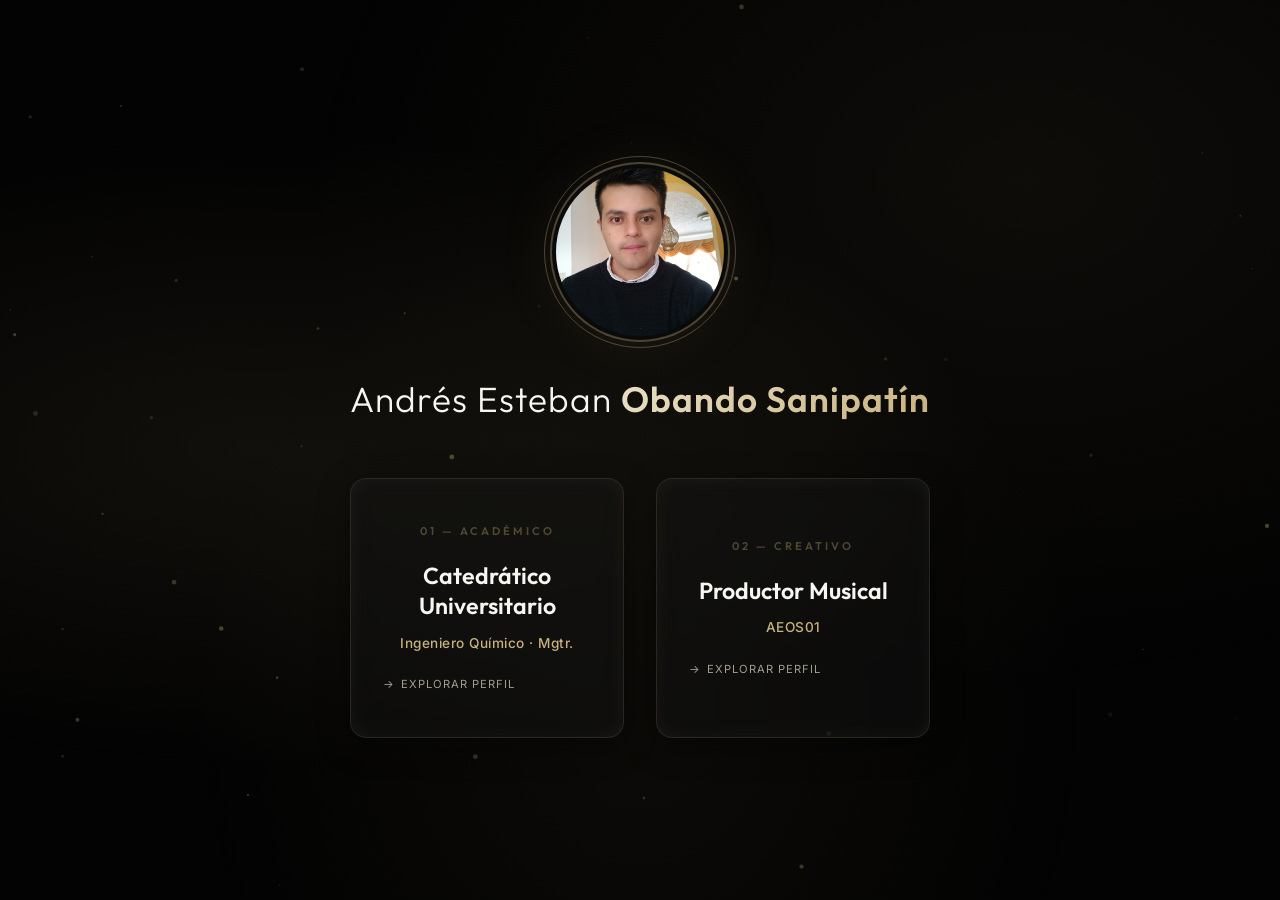
<file: index.html>
<!DOCTYPE html>
<html lang="es">
<head>
  <meta charset="UTF-8">
  <meta name="viewport" content="width=device-width, initial-scale=1.0">
  <title>Andrés Obando — Catedrático Universitario · Productor Musical</title>
  <meta name="description" content="Portafolio profesional de Andrés Esteban Obando Sanipatín. Catedrático Universitario e Ingeniero Químico en la Universidad Central del Ecuador y Productor Musical como AEOS01.">
  <meta name="author" content="Andrés Esteban Obando Sanipatín">
  <link rel="preconnect" href="https://fonts.googleapis.com">
  <link rel="preconnect" href="https://fonts.gstatic.com" crossorigin>
  <link href="https://fonts.googleapis.com/css2?family=Inter:wght@300;400;500;600;700&family=Outfit:wght@300;400;500;600;700;800&display=swap" rel="stylesheet">
  <link rel="stylesheet" href="styles.css">
</head>
<body class="landing-page">

  <div class="ambient-bg"></div>
  <canvas id="particles-canvas"></canvas>

  <div class="landing-wrapper">
    <div class="landing-content">

      <!-- Photo Flip Card -->
      <div class="photo-flip-container" tabindex="0" aria-label="Foto de perfil">
        <div class="photo-flip-card">
          <div class="photo-face photo-front">
            <img src="assets/foto.jpeg" alt="Andrés Esteban Obando Sanipatín" width="180" height="180" loading="eager">
          </div>
          <div class="photo-face photo-back">
            <img src="assets/logo.jpeg" alt="AEOS01 Logo" width="180" height="180" loading="eager">
          </div>
        </div>
      </div>

      <!-- Name -->
      <h1 class="landing-name">Andrés Esteban <strong>Obando Sanipatín</strong></h1>

      <!-- Two Flip Buttons -->
      <div class="identity-buttons">

        <!-- Catedrático Universitario -->
        <a href="catedratico.html" class="identity-flip-container" id="btn-catedratico">
          <div class="identity-flip-card">
            <div class="identity-face identity-front">
              <div class="identity-number">01 — Académico</div>
              <div class="identity-title">Catedrático Universitario</div>
              <div class="identity-role">Ingeniero Químico · Mgtr.</div>
              <div class="identity-click-hint">Explorar perfil</div>
            </div>
            <div class="identity-face identity-back-face">
              <div class="identity-back-name">Ing. Andrés Esteban Obando Sanipatín, Mgtr.</div>
              <div class="identity-back-role">Catedrático Universitario · Ingeniero Químico</div>
              <div class="identity-back-desc">Catedrático e investigador con enfoque en ingeniería química, docencia universitaria, análisis de datos, laboratorios, investigación aplicada y energía.</div>
              <div class="identity-back-cta">Clic para ver más →</div>
            </div>
          </div>
        </a>

        <!-- Productor Musical -->
        <a href="productor.html" class="identity-flip-container" id="btn-productor">
          <div class="identity-flip-card">
            <div class="identity-face identity-front">
              <div class="identity-number">02 — Creativo</div>
              <div class="identity-title">Productor Musical</div>
              <div class="identity-role">AEOS01</div>
              <div class="identity-click-hint">Explorar perfil</div>
            </div>
            <div class="identity-face identity-back-face">
              <div class="identity-back-name">AEOS01</div>
              <div class="identity-back-role">Productor Musical</div>
              <div class="identity-back-desc">Compositor y productor musical orientado a bandas sonoras, mezcla, masterización y diseño sonoro.</div>
              <div class="identity-back-cta">Clic para ver más →</div>
            </div>
          </div>
        </a>

      </div>
    </div>
  </div>

  <script src="script.js"></script>
</body>
</html>
</file>
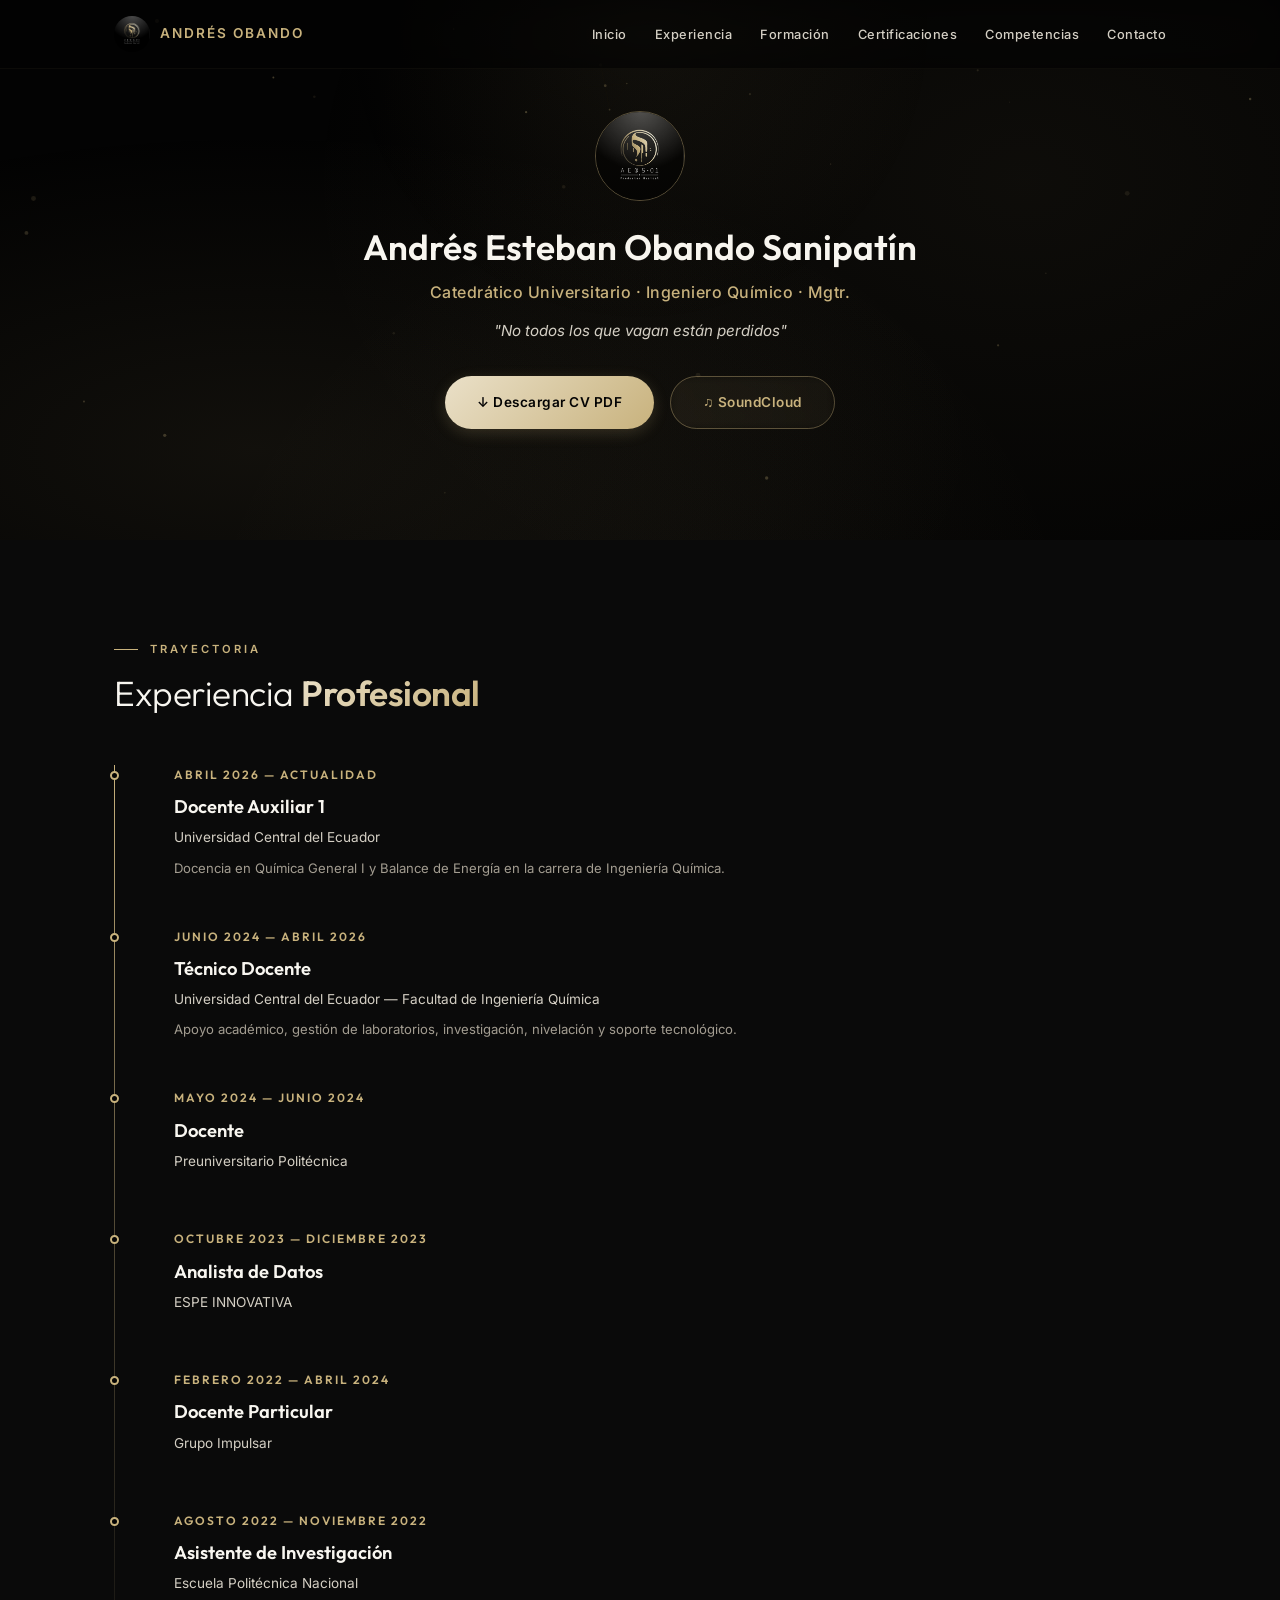
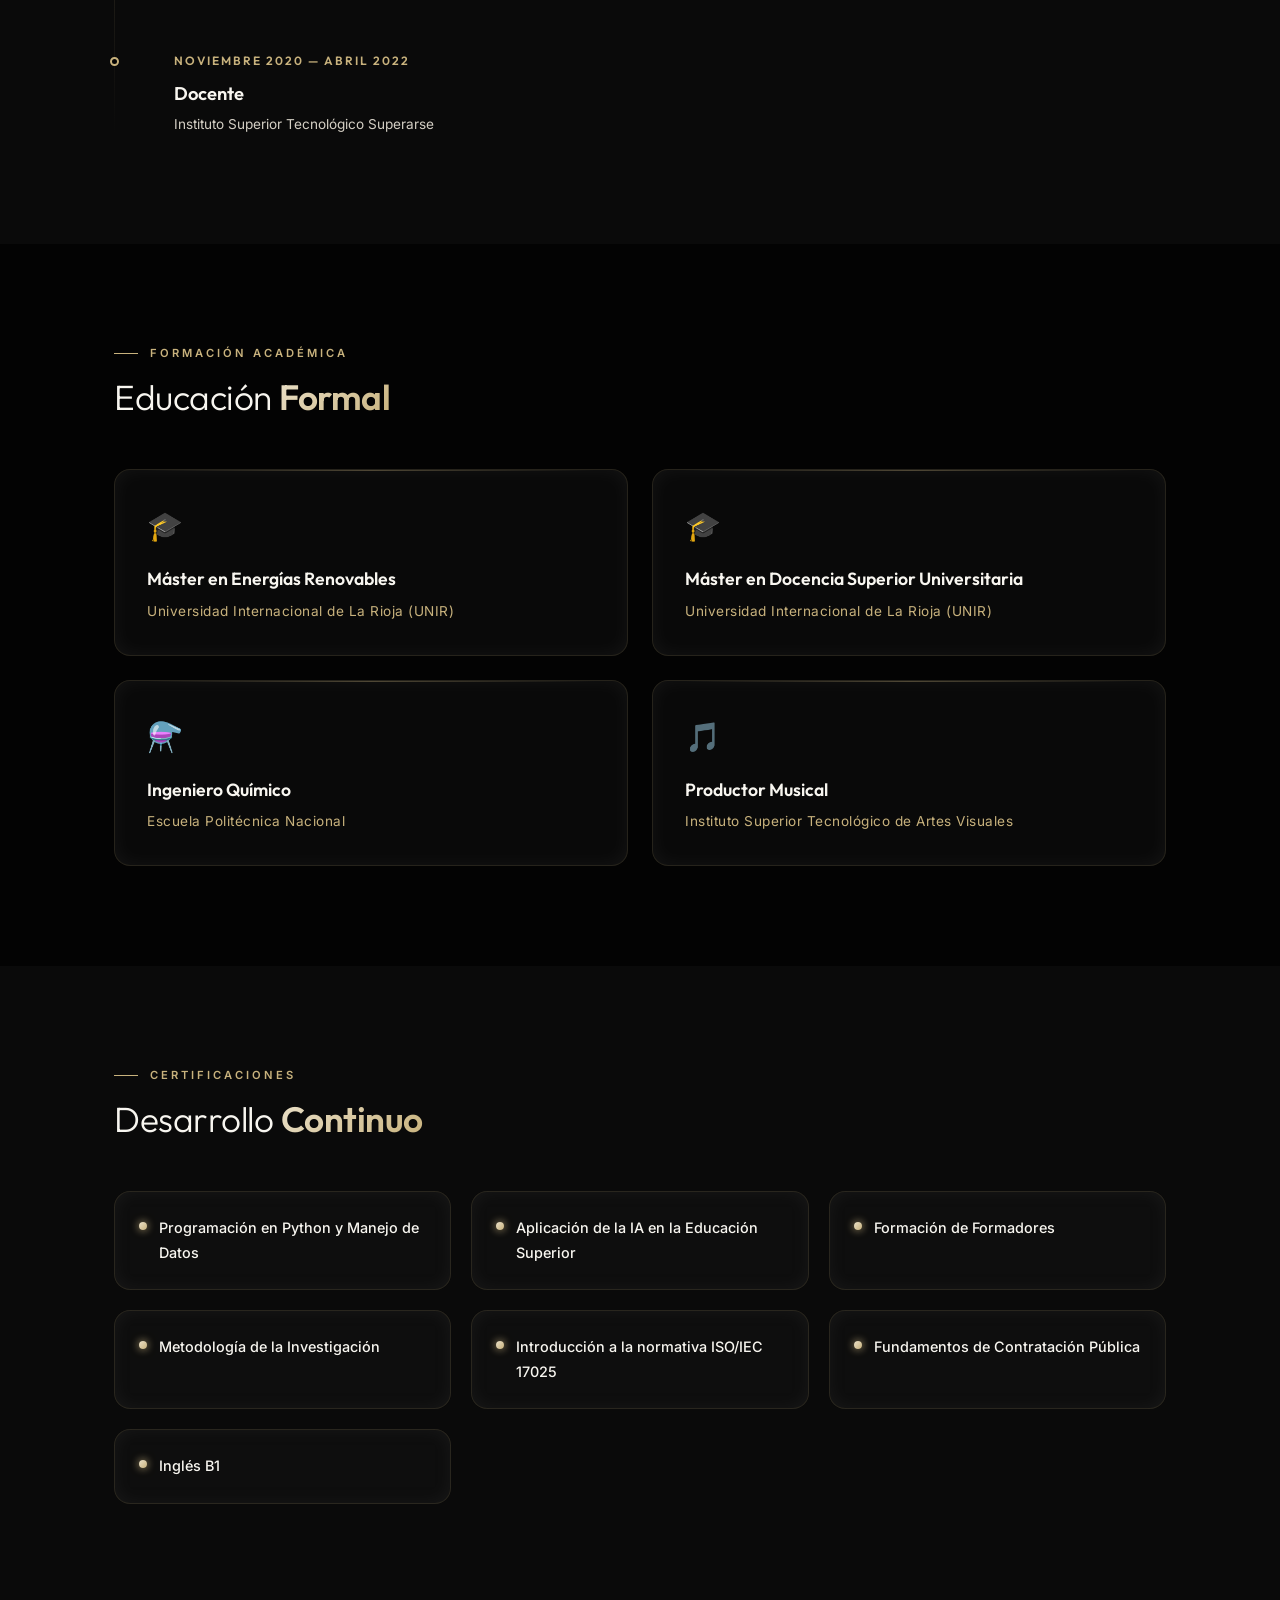
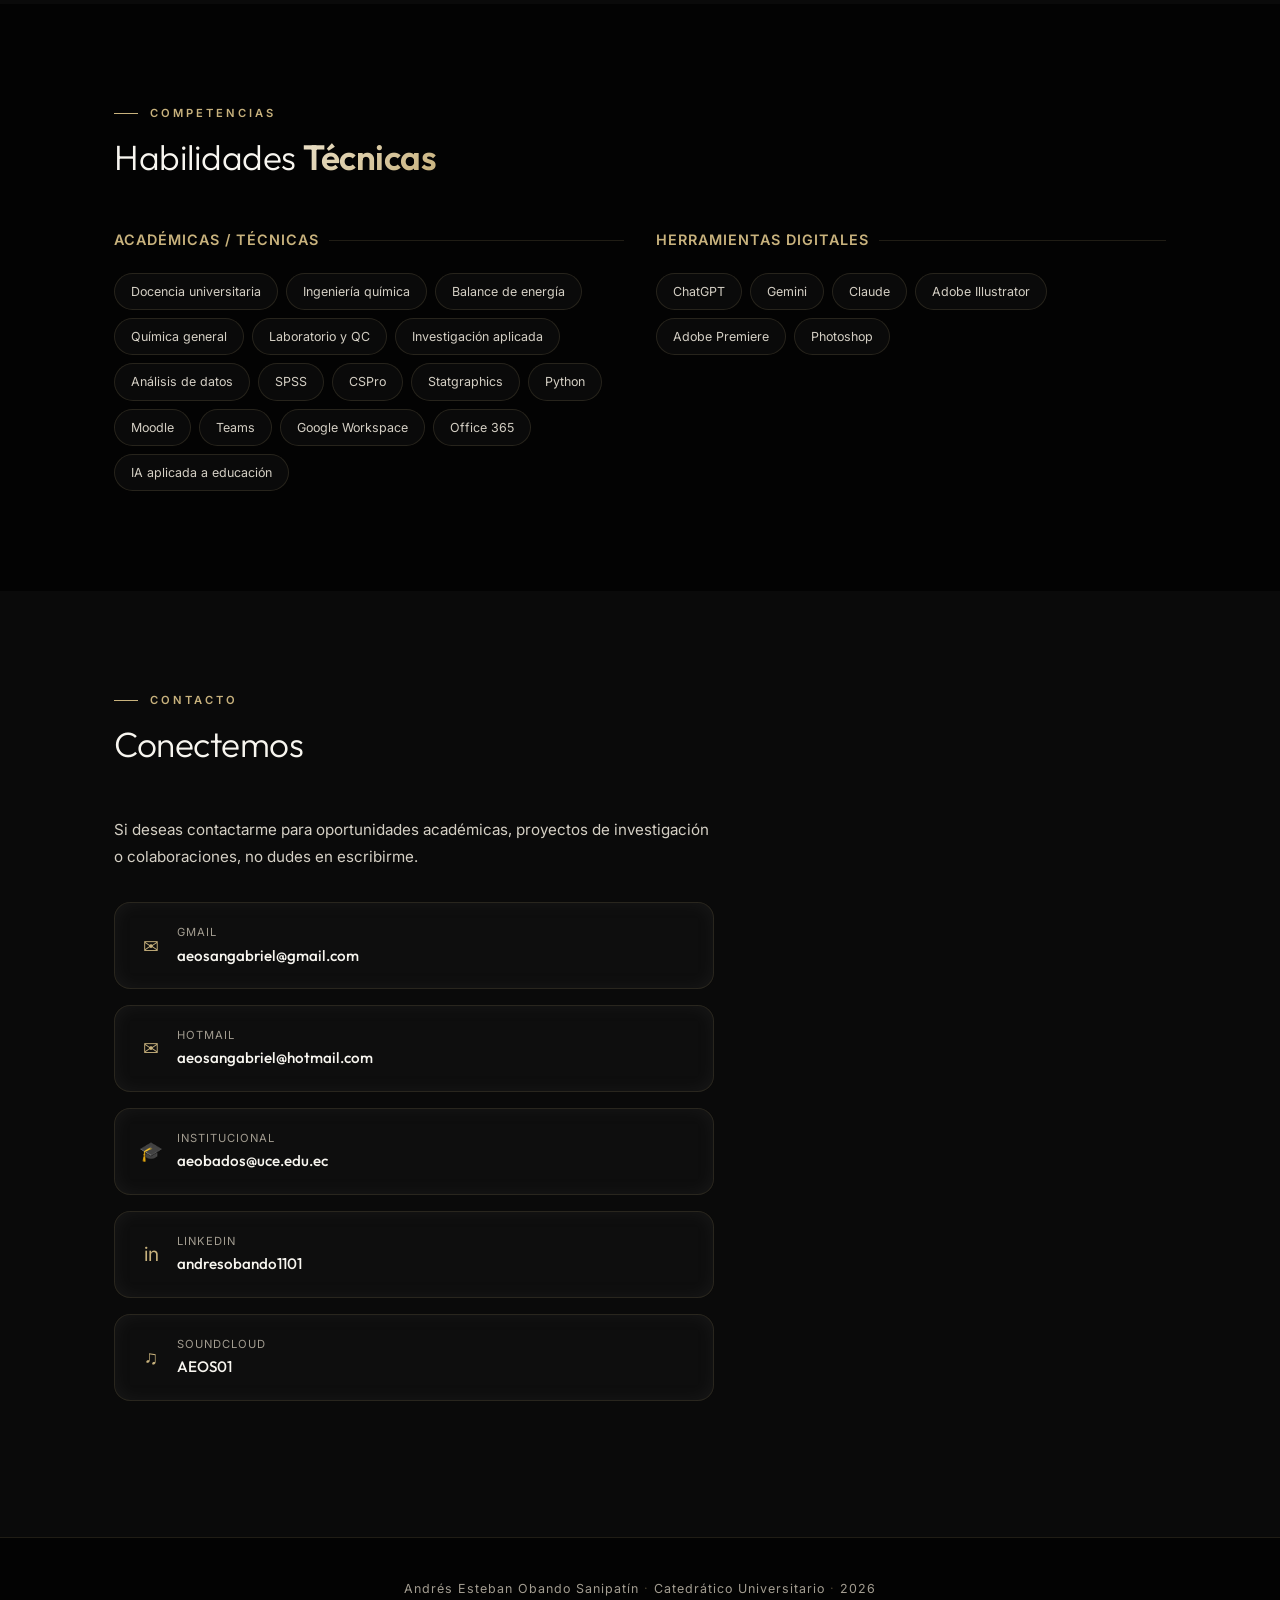
<file: catedratico.html>
<!DOCTYPE html>
<html lang="es">
<head>
  <meta charset="UTF-8">
  <meta name="viewport" content="width=device-width, initial-scale=1.0">
  <title>Andrés Obando — Catedrático Universitario · Ingeniero Químico</title>
  <meta name="description" content="Perfil académico de Andrés Esteban Obando Sanipatín. Catedrático Universitario, Ingeniero Químico, Mgtr. en Energías Renovables y Docencia Superior.">
  <link rel="preconnect" href="https://fonts.googleapis.com">
  <link rel="preconnect" href="https://fonts.gstatic.com" crossorigin>
  <link href="https://fonts.googleapis.com/css2?family=Inter:wght@300;400;500;600;700&family=Outfit:wght@300;400;500;600;700;800&display=swap" rel="stylesheet">
  <link rel="stylesheet" href="styles.css">
</head>
<body class="catedratico-page page-enter">

  <div class="ambient-bg"></div>
  <canvas id="particles-canvas"></canvas>

  <!-- ===== NAVBAR ===== -->
  <nav class="navbar" role="navigation" aria-label="Navegación principal">
    <div class="container">
      <a href="index.html" class="nav-logo" aria-label="Volver al inicio">
        <img src="assets/logo.jpeg" alt="Logo" width="36" height="36" loading="eager">
        <span>Andrés Obando</span>
      </a>
      <button class="nav-toggle" id="navToggle" aria-label="Abrir menú" aria-expanded="false">
        <span></span><span></span><span></span>
      </button>
      <ul class="nav-links" id="navLinks">
        <li><a href="index.html">Inicio</a></li>
        <li><a href="#experiencia">Experiencia</a></li>
        <li><a href="#formacion">Formación</a></li>
        <li><a href="#certificaciones">Certificaciones</a></li>
        <li><a href="#competencias">Competencias</a></li>
        <li><a href="#contacto">Contacto</a></li>
      </ul>
    </div>
  </nav>

  <!-- ===== HERO ===== -->
  <section class="page-hero" id="inicio">
    <div class="container">
      <div class="page-hero-content">
        <img src="assets/logo.jpeg" alt="Logo" class="page-hero-logo" width="90" height="90" loading="eager">
        <h1 class="page-hero-name">Andrés Esteban Obando Sanipatín</h1>
        <p class="page-hero-subtitle">Catedrático Universitario · Ingeniero Químico · Mgtr.</p>
        <p class="page-hero-quote">"No todos los que vagan están perdidos"</p>
        <div class="page-hero-buttons">
          <a href="assets/CV_AndresObando.pdf" download class="btn btn-primary">↓ Descargar CV PDF</a>
          <a href="https://soundcloud.com/aeos01" target="_blank" rel="noopener noreferrer" class="btn btn-outline">♫ SoundCloud</a>
        </div>
      </div>
    </div>
  </section>

  <!-- ===== EXPERIENCIA PROFESIONAL ===== -->
  <section id="experiencia" style="background: var(--bg-secondary);">
    <div class="container">
      <div class="section-label reveal">Trayectoria</div>
      <h2 class="section-title reveal">Experiencia <strong>Profesional</strong></h2>

      <div class="timeline stagger-children">
        <div class="timeline-item reveal">
          <div class="timeline-date">Abril 2026 — Actualidad</div>
          <h3 class="timeline-title">Docente Auxiliar 1</h3>
          <p class="timeline-place">Universidad Central del Ecuador</p>
          <p class="timeline-desc">Docencia en Química General I y Balance de Energía en la carrera de Ingeniería Química.</p>
        </div>

        <div class="timeline-item reveal">
          <div class="timeline-date">Junio 2024 — Abril 2026</div>
          <h3 class="timeline-title">Técnico Docente</h3>
          <p class="timeline-place">Universidad Central del Ecuador — Facultad de Ingeniería Química</p>
          <p class="timeline-desc">Apoyo académico, gestión de laboratorios, investigación, nivelación y soporte tecnológico.</p>
        </div>

        <div class="timeline-item reveal">
          <div class="timeline-date">Mayo 2024 — Junio 2024</div>
          <h3 class="timeline-title">Docente</h3>
          <p class="timeline-place">Preuniversitario Politécnica</p>
        </div>

        <div class="timeline-item reveal">
          <div class="timeline-date">Octubre 2023 — Diciembre 2023</div>
          <h3 class="timeline-title">Analista de Datos</h3>
          <p class="timeline-place">ESPE INNOVATIVA</p>
        </div>

        <div class="timeline-item reveal">
          <div class="timeline-date">Febrero 2022 — Abril 2024</div>
          <h3 class="timeline-title">Docente Particular</h3>
          <p class="timeline-place">Grupo Impulsar</p>
        </div>

        <div class="timeline-item reveal">
          <div class="timeline-date">Agosto 2022 — Noviembre 2022</div>
          <h3 class="timeline-title">Asistente de Investigación</h3>
          <p class="timeline-place">Escuela Politécnica Nacional</p>
        </div>

        <div class="timeline-item reveal">
          <div class="timeline-date">Noviembre 2020 — Abril 2022</div>
          <h3 class="timeline-title">Docente</h3>
          <p class="timeline-place">Instituto Superior Tecnológico Superarse</p>
        </div>
      </div>
    </div>
  </section>

  <!-- ===== FORMACIÓN ACADÉMICA ===== -->
  <section id="formacion">
    <div class="container">
      <div class="section-label reveal">Formación Académica</div>
      <h2 class="section-title reveal">Educación <strong>Formal</strong></h2>

      <div class="edu-grid stagger-children">
        <div class="edu-card reveal">
          <div class="edu-icon">🎓</div>
          <h3 class="edu-degree">Máster en Energías Renovables</h3>
          <p class="edu-school">Universidad Internacional de La Rioja (UNIR)</p>
        </div>
        <div class="edu-card reveal">
          <div class="edu-icon">🎓</div>
          <h3 class="edu-degree">Máster en Docencia Superior Universitaria</h3>
          <p class="edu-school">Universidad Internacional de La Rioja (UNIR)</p>
        </div>
        <div class="edu-card reveal">
          <div class="edu-icon">⚗️</div>
          <h3 class="edu-degree">Ingeniero Químico</h3>
          <p class="edu-school">Escuela Politécnica Nacional</p>
        </div>
        <div class="edu-card reveal">
          <div class="edu-icon">🎵</div>
          <h3 class="edu-degree">Productor Musical</h3>
          <p class="edu-school">Instituto Superior Tecnológico de Artes Visuales</p>
        </div>
      </div>
    </div>
  </section>

  <!-- ===== CERTIFICACIONES ===== -->
  <section id="certificaciones" style="background: var(--bg-secondary);">
    <div class="container">
      <div class="section-label reveal">Certificaciones</div>
      <h2 class="section-title reveal">Desarrollo <strong>Continuo</strong></h2>

      <div class="cert-grid stagger-children">
        <div class="cert-item reveal"><span class="cert-dot"></span> Programación en Python y Manejo de Datos</div>
        <div class="cert-item reveal"><span class="cert-dot"></span> Aplicación de la IA en la Educación Superior</div>
        <div class="cert-item reveal"><span class="cert-dot"></span> Formación de Formadores</div>
        <div class="cert-item reveal"><span class="cert-dot"></span> Metodología de la Investigación</div>
        <div class="cert-item reveal"><span class="cert-dot"></span> Introducción a la normativa ISO/IEC 17025</div>
        <div class="cert-item reveal"><span class="cert-dot"></span> Fundamentos de Contratación Pública</div>
        <div class="cert-item reveal"><span class="cert-dot"></span> Inglés B1</div>
      </div>
    </div>
  </section>

  <!-- ===== COMPETENCIAS ===== -->
  <section id="competencias">
    <div class="container">
      <div class="section-label reveal">Competencias</div>
      <h2 class="section-title reveal">Habilidades <strong>Técnicas</strong></h2>

      <div class="skills-grid">
        <div class="skills-column reveal">
          <h3>Académicas / Técnicas</h3>
          <div class="skill-tags">
            <span class="skill-tag">Docencia universitaria</span>
            <span class="skill-tag">Ingeniería química</span>
            <span class="skill-tag">Balance de energía</span>
            <span class="skill-tag">Química general</span>
            <span class="skill-tag">Laboratorio y QC</span>
            <span class="skill-tag">Investigación aplicada</span>
            <span class="skill-tag">Análisis de datos</span>
            <span class="skill-tag">SPSS</span>
            <span class="skill-tag">CSPro</span>
            <span class="skill-tag">Statgraphics</span>
            <span class="skill-tag">Python</span>
            <span class="skill-tag">Moodle</span>
            <span class="skill-tag">Teams</span>
            <span class="skill-tag">Google Workspace</span>
            <span class="skill-tag">Office 365</span>
            <span class="skill-tag">IA aplicada a educación</span>
          </div>
        </div>
        <div class="skills-column reveal">
          <h3>Herramientas Digitales</h3>
          <div class="skill-tags">
            <span class="skill-tag">ChatGPT</span>
            <span class="skill-tag">Gemini</span>
            <span class="skill-tag">Claude</span>
            <span class="skill-tag">Adobe Illustrator</span>
            <span class="skill-tag">Adobe Premiere</span>
            <span class="skill-tag">Photoshop</span>
          </div>
        </div>
      </div>
    </div>
  </section>

  <!-- ===== CONTACTO ===== -->
  <section id="contacto" style="background: var(--bg-secondary);">
    <div class="container">
      <div class="section-label reveal">Contacto</div>
      <h2 class="section-title reveal">Conectemos</h2>

      <div class="contact-content">
        <p class="contact-text reveal">Si deseas contactarme para oportunidades académicas, proyectos de investigación o colaboraciones, no dudes en escribirme.</p>

        <div class="contact-links">
          <a href="mailto:aeosangabriel@gmail.com" class="contact-link reveal">
            <span class="contact-link-icon">✉</span>
            <div>
              <div class="contact-link-label">Gmail</div>
              <div class="contact-link-text">aeosangabriel@gmail.com</div>
            </div>
          </a>
          <a href="mailto:aeosangabriel@hotmail.com" class="contact-link reveal">
            <span class="contact-link-icon">✉</span>
            <div>
              <div class="contact-link-label">Hotmail</div>
              <div class="contact-link-text">aeosangabriel@hotmail.com</div>
            </div>
          </a>
          <a href="mailto:aeobados@uce.edu.ec" class="contact-link reveal">
            <span class="contact-link-icon">🎓</span>
            <div>
              <div class="contact-link-label">Institucional</div>
              <div class="contact-link-text">aeobados@uce.edu.ec</div>
            </div>
          </a>
          <a href="https://www.linkedin.com/in/andresobando1101/" target="_blank" rel="noopener noreferrer" class="contact-link reveal">
            <span class="contact-link-icon">in</span>
            <div>
              <div class="contact-link-label">LinkedIn</div>
              <div class="contact-link-text">andresobando1101</div>
            </div>
          </a>
          <a href="https://soundcloud.com/aeos01" target="_blank" rel="noopener noreferrer" class="contact-link reveal">
            <span class="contact-link-icon">♫</span>
            <div>
              <div class="contact-link-label">SoundCloud</div>
              <div class="contact-link-text">AEOS01</div>
            </div>
          </a>
        </div>
      </div>
    </div>
  </section>

  <!-- ===== FOOTER ===== -->
  <footer class="footer">
    <div class="container">
      <p>Andrés Esteban Obando Sanipatín <span>·</span> Catedrático Universitario <span>·</span> 2026</p>
    </div>
  </footer>

  <script src="script.js"></script>
</body>
</html>
</file>
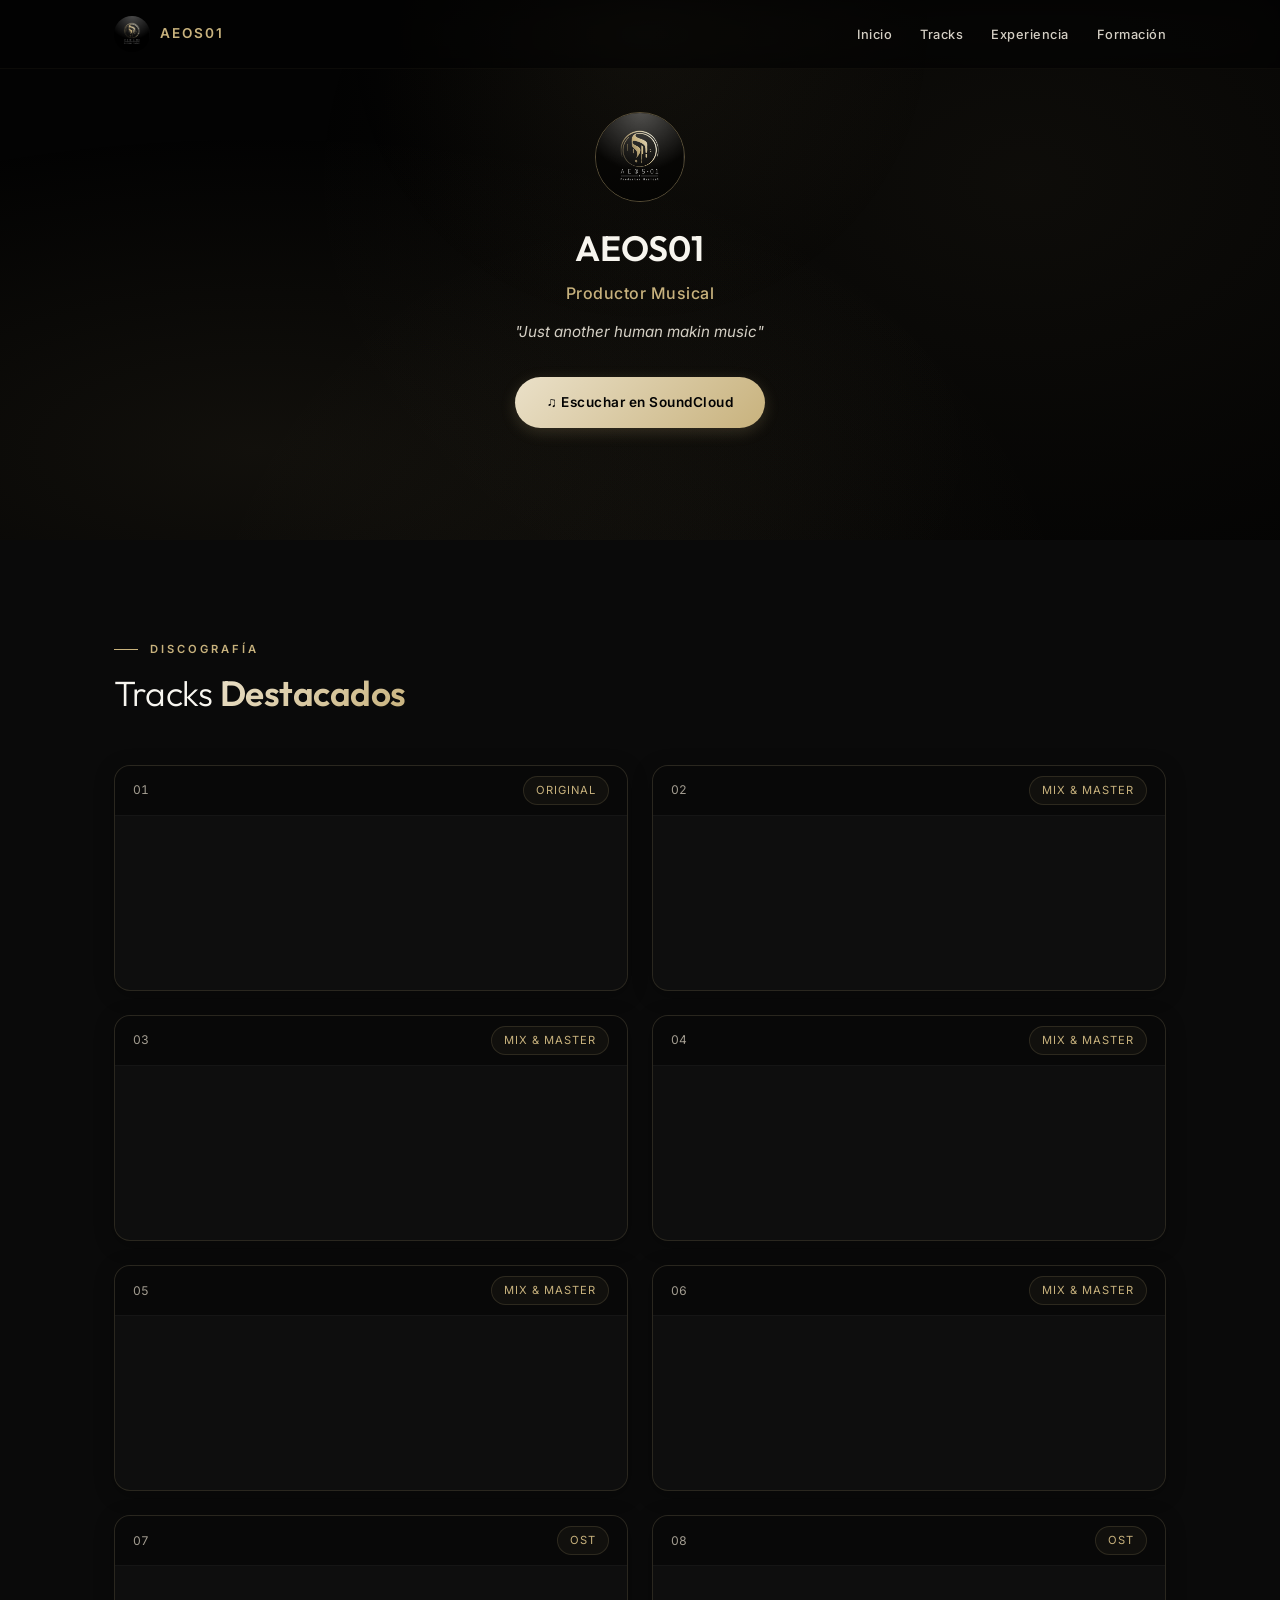
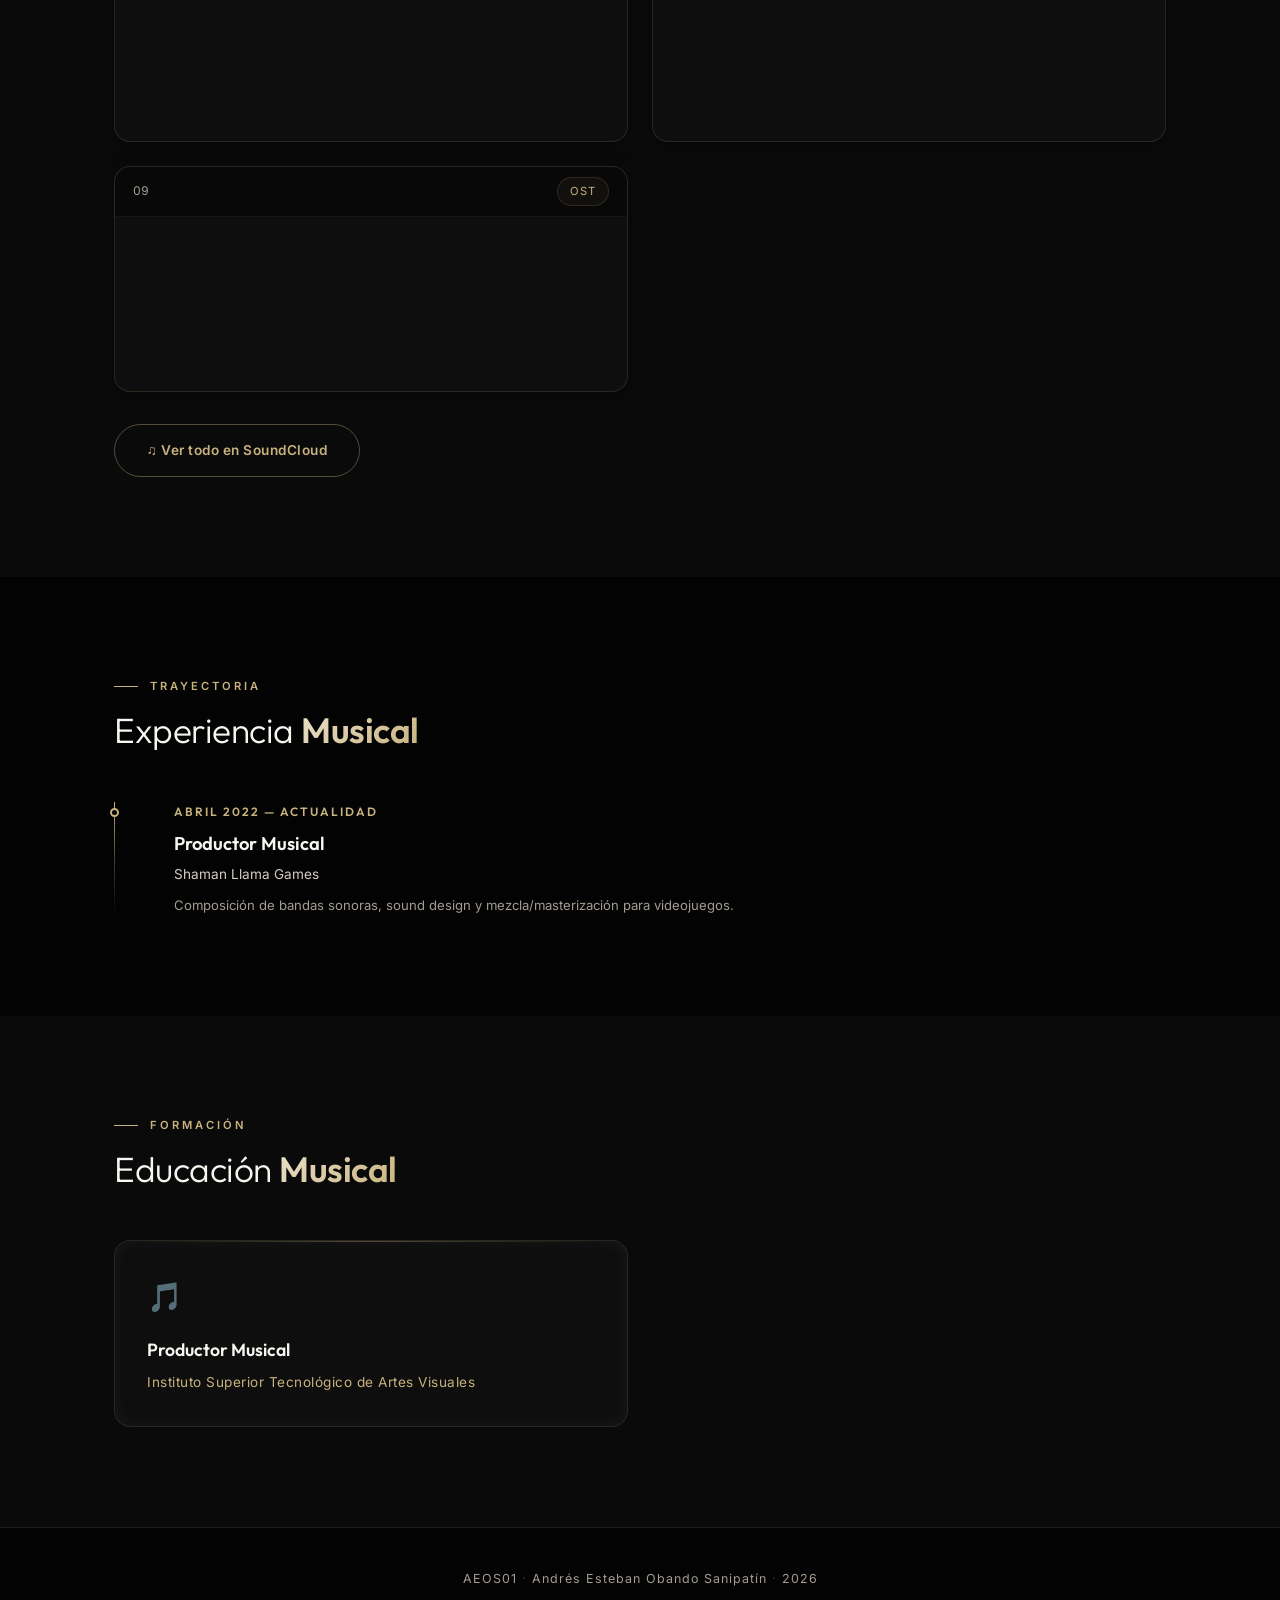
<file: productor.html>
<!DOCTYPE html>
<html lang="es">
<head>
  <meta charset="UTF-8">
  <meta name="viewport" content="width=device-width, initial-scale=1.0">
  <title>AEOS01 — Productor Musical</title>
  <meta name="description" content="AEOS01 — Productor Musical. Composición, mezcla, masterización y diseño sonoro para videojuegos y proyectos creativos.">
  <link rel="preconnect" href="https://fonts.googleapis.com">
  <link rel="preconnect" href="https://fonts.gstatic.com" crossorigin>
  <link href="https://fonts.googleapis.com/css2?family=Inter:wght@300;400;500;600;700&family=Outfit:wght@300;400;500;600;700;800&display=swap" rel="stylesheet">
  <link rel="stylesheet" href="styles.css">
</head>
<body class="productor-page page-enter">

  <div class="ambient-bg"></div>

  <!-- ===== NAVBAR ===== -->
  <nav class="navbar" role="navigation" aria-label="Navegación principal">
    <div class="container">
      <a href="index.html" class="nav-logo" aria-label="Volver al inicio">
        <img src="assets/logo.jpeg" alt="AEOS01 Logo" width="36" height="36" loading="eager">
        <span>AEOS01</span>
      </a>
      <button class="nav-toggle" id="navToggle" aria-label="Abrir menú" aria-expanded="false">
        <span></span><span></span><span></span>
      </button>
      <ul class="nav-links" id="navLinks">
        <li><a href="index.html">Inicio</a></li>
        <li><a href="#tracks">Tracks</a></li>
        <li><a href="#experiencia">Experiencia</a></li>
        <li><a href="#formacion">Formación</a></li>
      </ul>
    </div>
  </nav>

  <!-- ===== HERO ===== -->
  <section class="page-hero" id="inicio">
    <div class="container">
      <div class="page-hero-content">
        <img src="assets/logo.jpeg" alt="AEOS01 Logo" class="page-hero-logo" width="90" height="90" loading="eager">
        <h1 class="page-hero-name">AEOS01</h1>
        <p class="page-hero-subtitle">Productor Musical</p>
        <p class="page-hero-quote">"Just another human makin music"</p>
        <div class="page-hero-buttons">
          <a href="https://soundcloud.com/aeos01" target="_blank" rel="noopener noreferrer" class="btn btn-primary">♫ Escuchar en SoundCloud</a>
        </div>
      </div>
    </div>
  </section>

  <!-- ===== TRACKS ===== -->
  <section id="tracks" style="background: var(--bg-secondary);">
    <div class="container">
      <div class="section-label reveal">Discografía</div>
      <h2 class="section-title reveal">Tracks <strong>Destacados</strong></h2>

      <div class="tracks-grid stagger-children">
        <div class="track-embed reveal">
          <div class="embed-header">
            <span class="track-number">01</span>
            <span class="track-tag">Original</span>
          </div>
          <iframe width="100%" height="166" scrolling="no" frameborder="no" allow="autoplay" src="https://w.soundcloud.com/player/?url=https%3A//soundcloud.com/aeos01/boss-fight-avance-001&color=%23c8b27d&auto_play=false&hide_related=true&show_comments=false&show_user=true&show_reposts=false&show_teaser=false"></iframe>
        </div>
        <div class="track-embed reveal">
          <div class="embed-header">
            <span class="track-number">02</span>
            <span class="track-tag">Mix &amp; Master</span>
          </div>
          <iframe width="100%" height="166" scrolling="no" frameborder="no" allow="autoplay" src="https://w.soundcloud.com/player/?url=https%3A//soundcloud.com/aeos01/neverleavethenightalone-mix-and-master-example&color=%23c8b27d&auto_play=false&hide_related=true&show_comments=false&show_user=true&show_reposts=false&show_teaser=false"></iframe>
        </div>
        <div class="track-embed reveal">
          <div class="embed-header">
            <span class="track-number">03</span>
            <span class="track-tag">Mix &amp; Master</span>
          </div>
          <iframe width="100%" height="166" scrolling="no" frameborder="no" allow="autoplay" src="https://w.soundcloud.com/player/?url=https%3A//soundcloud.com/aeos01/sant-jordi-v2-mix-and-master-example&color=%23c8b27d&auto_play=false&hide_related=true&show_comments=false&show_user=true&show_reposts=false&show_teaser=false"></iframe>
        </div>
        <div class="track-embed reveal">
          <div class="embed-header">
            <span class="track-number">04</span>
            <span class="track-tag">Mix &amp; Master</span>
          </div>
          <iframe width="100%" height="166" scrolling="no" frameborder="no" allow="autoplay" src="https://w.soundcloud.com/player/?url=https%3A//soundcloud.com/aeos01/devilswords-actions-mix-and-master-example&color=%23c8b27d&auto_play=false&hide_related=true&show_comments=false&show_user=true&show_reposts=false&show_teaser=false"></iframe>
        </div>
        <div class="track-embed reveal">
          <div class="embed-header">
            <span class="track-number">05</span>
            <span class="track-tag">Mix &amp; Master</span>
          </div>
          <iframe width="100%" height="166" scrolling="no" frameborder="no" allow="autoplay" src="https://w.soundcloud.com/player/?url=https%3A//soundcloud.com/aeos01/southofthewater-mix-and-master-example&color=%23c8b27d&auto_play=false&hide_related=true&show_comments=false&show_user=true&show_reposts=false&show_teaser=false"></iframe>
        </div>
        <div class="track-embed reveal">
          <div class="embed-header">
            <span class="track-number">06</span>
            <span class="track-tag">Mix &amp; Master</span>
          </div>
          <iframe width="100%" height="166" scrolling="no" frameborder="no" allow="autoplay" src="https://w.soundcloud.com/player/?url=https%3A//soundcloud.com/aeos01/catch-the-wave-master-example&color=%23c8b27d&auto_play=false&hide_related=true&show_comments=false&show_user=true&show_reposts=false&show_teaser=false"></iframe>
        </div>
        <div class="track-embed reveal">
          <div class="embed-header">
            <span class="track-number">07</span>
            <span class="track-tag">OST</span>
          </div>
          <iframe width="100%" height="166" scrolling="no" frameborder="no" allow="autoplay" src="https://w.soundcloud.com/player/?url=https%3A//soundcloud.com/aeos01/misteryclock&color=%23c8b27d&auto_play=false&hide_related=true&show_comments=false&show_user=true&show_reposts=false&show_teaser=false"></iframe>
        </div>
        <div class="track-embed reveal">
          <div class="embed-header">
            <span class="track-number">08</span>
            <span class="track-tag">OST</span>
          </div>
          <iframe width="100%" height="166" scrolling="no" frameborder="no" allow="autoplay" src="https://w.soundcloud.com/player/?url=https%3A//soundcloud.com/aeos01/goblintime-main-theme&color=%23c8b27d&auto_play=false&hide_related=true&show_comments=false&show_user=true&show_reposts=false&show_teaser=false"></iframe>
        </div>
        <div class="track-embed reveal">
          <div class="embed-header">
            <span class="track-number">09</span>
            <span class="track-tag">OST</span>
          </div>
          <iframe width="100%" height="166" scrolling="no" frameborder="no" allow="autoplay" src="https://w.soundcloud.com/player/?url=https%3A//soundcloud.com/aeos01/anuther-story-intro-menu-theme&color=%23c8b27d&auto_play=false&hide_related=true&show_comments=false&show_user=true&show_reposts=false&show_teaser=false"></iframe>
        </div>
      </div>

      <div style="margin-top:32px;" class="reveal">
        <a href="https://soundcloud.com/aeos01" target="_blank" rel="noopener noreferrer" class="btn btn-outline">♫ Ver todo en SoundCloud</a>
      </div>
    </div>
  </section>

  <!-- ===== EXPERIENCIA MUSICAL ===== -->
  <section id="experiencia">
    <div class="container">
      <div class="section-label reveal">Trayectoria</div>
      <h2 class="section-title reveal">Experiencia <strong>Musical</strong></h2>

      <div class="timeline">
        <div class="timeline-item reveal">
          <div class="timeline-date">Abril 2022 — Actualidad</div>
          <h3 class="timeline-title">Productor Musical</h3>
          <p class="timeline-place">Shaman Llama Games</p>
          <p class="timeline-desc">Composición de bandas sonoras, sound design y mezcla/masterización para videojuegos.</p>
        </div>
      </div>
    </div>
  </section>

  <!-- ===== FORMACIÓN MUSICAL ===== -->
  <section id="formacion" style="background: var(--bg-secondary);">
    <div class="container">
      <div class="section-label reveal">Formación</div>
      <h2 class="section-title reveal">Educación <strong>Musical</strong></h2>

      <div class="edu-grid">
        <div class="edu-card reveal">
          <div class="edu-icon">🎵</div>
          <h3 class="edu-degree">Productor Musical</h3>
          <p class="edu-school">Instituto Superior Tecnológico de Artes Visuales</p>
        </div>
      </div>
    </div>
  </section>

  <!-- ===== FOOTER ===== -->
  <footer class="footer">
    <div class="container">
      <p>AEOS01 <span>·</span> Andrés Esteban Obando Sanipatín <span>·</span> 2026</p>
    </div>
  </footer>

  <script src="script.js"></script>
</body>
</html>
</file>
<file: styles.css>
/* ===== RESET & BASE ===== */
*, *::before, *::after { margin: 0; padding: 0; box-sizing: border-box; }

:root {
  --bg-primary: #030303;
  --bg-secondary: #0a0a0a;
  --bg-card: rgba(15, 15, 15, 0.6);
  --glass-bg: rgba(20, 20, 20, 0.4);
  --glass-border: rgba(255, 255, 255, 0.05);
  --gold: #C8B27D;
  --gold-soft: #EAE0C8;
  --gold-dim: rgba(200,178,125,0.35);
  --gold-glow: rgba(200,178,125,0.15);
  --gold-gradient: linear-gradient(135deg, #EAE0C8 0%, #C8B27D 100%);
  --text-primary: #F8F6F0;
  --text-secondary: #D4CFC4;
  --text-muted: #A39D91; /* Improved contrast */
  --border: rgba(200,178,125,0.15);
  --border-strong: rgba(200,178,125,0.4);
  --radius: 16px;
  --transition: 0.4s cubic-bezier(0.16, 1, 0.3, 1);
  --font-heading: 'Outfit', sans-serif;
  --font-body: 'Inter', sans-serif;
}

html { scroll-behavior: smooth; font-size: 16px; -webkit-font-smoothing: antialiased; }
body { font-family: var(--font-body); background: var(--bg-primary); color: var(--text-primary); line-height: 1.7; overflow-x: hidden; }
a { color: var(--gold); text-decoration: none; transition: color var(--transition); }
a:hover { color: var(--gold-soft); }
img { max-width: 100%; height: auto; display: block; }
.container { max-width: 1100px; margin: 0 auto; padding: 0 24px; }

/* ===== SCROLLBAR ===== */
::-webkit-scrollbar { width: 6px; }
::-webkit-scrollbar-track { background: var(--bg-primary); }
::-webkit-scrollbar-thumb { background: var(--gold-dim); border-radius: 3px; }

/* ===== PARTICLE CANVAS ===== */
#particles-canvas {
  position: fixed; top: 0; left: 0; width: 100%; height: 100%;
  pointer-events: none; z-index: 0;
}

/* ========================================
   LANDING PAGE
   ======================================== */
.landing-page { overflow: hidden; }
.landing-page .landing-wrapper {
  min-height: 100vh; display: flex; align-items: center; justify-content: center;
  position: relative; z-index: 1;
}
.landing-content { text-align: center; max-width: 900px; padding: 40px 24px; }

/* --- Photo Flip Card (circular) --- */
.photo-flip-container {
  perspective: 1000px; width: 180px; height: 180px; margin: 0 auto 28px; cursor: pointer; position: relative;
}
.photo-flip-card {
  width: 100%; height: 100%; position: relative;
  transform-style: preserve-3d; transition: transform 0.7s cubic-bezier(0.4, 0, 0.2, 1);
}
.photo-flip-container:hover .photo-flip-card,
.photo-flip-container:focus-visible .photo-flip-card { transform: rotateY(180deg); }
.photo-flip-container:focus-visible { outline: 2px solid var(--gold); outline-offset: 10px; border-radius: 50%; }
.photo-face {
  position: absolute; width: 100%; height: 100%; backface-visibility: hidden;
  border-radius: 50%; overflow: hidden; border: 2px solid var(--gold-dim);
  padding: 4px; background: var(--bg-secondary);
  box-shadow: 0 0 60px rgba(200,178,125,0.08);
}
.photo-face img { width: 100%; height: 100%; object-fit: cover; border-radius: 50%; }
.photo-back { transform: rotateY(180deg); }

/* Glow pulse around photo */
.photo-flip-container::after {
  content: ''; position: absolute; top: -6px; left: -6px; right: -6px; bottom: -6px;
  border-radius: 50%; border: 1px solid var(--gold-dim);
  animation: pulse-ring 3s ease-in-out infinite;
  pointer-events: none;
}
@keyframes pulse-ring {
  0%, 100% { opacity: 0.3; transform: scale(1); }
  50% { opacity: 0.7; transform: scale(1.04); }
}

/* --- Landing Name --- */
.landing-name {
  font-family: var(--font-heading);
  font-size: 2.2rem; font-weight: 300; color: var(--text-primary);
  letter-spacing: 1px; margin-bottom: 48px;
  opacity: 0; animation: fadeUp 0.8s 0.3s forwards;
}
.landing-name strong { font-weight: 600; background: var(--gold-gradient); -webkit-background-clip: text; -webkit-text-fill-color: transparent; }

/* --- Identity Flip Buttons --- */
.identity-buttons { display: grid; grid-template-columns: 1fr 1fr; gap: 32px; }

.identity-flip-container {
  perspective: 1000px; min-height: 260px; cursor: pointer;
  text-decoration: none;
}
.identity-flip-card {
  width: 100%; height: 100%; min-height: 260px; position: relative;
  transform-style: preserve-3d; transition: transform 0.7s cubic-bezier(0.4, 0, 0.2, 1);
}
.identity-flip-container:hover .identity-flip-card,
.identity-flip-container:focus-visible .identity-flip-card { transform: rotateY(180deg); }
.identity-flip-container:focus-visible { outline: 2px solid var(--gold); outline-offset: 4px; border-radius: var(--radius); }

.identity-face {
  position: absolute; width: 100%; height: 100%; backface-visibility: hidden;
  border: 1px solid var(--border); border-radius: var(--radius);
  background: var(--glass-bg); backdrop-filter: blur(12px); -webkit-backdrop-filter: blur(12px);
  padding: 36px 32px;
  display: flex; flex-direction: column; justify-content: center;
  overflow: hidden;
  box-shadow: inset 0 0 20px var(--glass-border), 0 8px 32px rgba(0,0,0,0.4);
}
.identity-face::before {
  content: ''; position: absolute; top: 0; left: 0; width: 100%; height: 2px;
  background: var(--gold-gradient);
  opacity: 0; transition: opacity var(--transition);
}
.identity-flip-container:hover .identity-front::before { opacity: 1; }

.identity-back-face {
  transform: rotateY(180deg);
  justify-content: flex-start;
  padding-top: 28px;
}
.identity-back-face::before { opacity: 1 !important; }

.identity-number {
  font-family: var(--font-heading);
  font-size: 0.7rem; letter-spacing: 3px; color: var(--gold-dim);
  text-transform: uppercase; margin-bottom: 20px; font-weight: 600;
}
.identity-title {
  font-family: var(--font-heading);
  font-size: 1.45rem; font-weight: 600; color: var(--text-primary);
  margin-bottom: 10px; line-height: 1.3;
}
.identity-role {
  font-size: 0.85rem; color: var(--gold); font-weight: 500;
  letter-spacing: 0.5px;
}
.identity-click-hint {
  font-size: 0.7rem; color: var(--text-muted); margin-top: 20px;
  letter-spacing: 1px; text-transform: uppercase;
  display: flex; align-items: center; gap: 6px;
}
.identity-click-hint::before {
  content: '→'; transition: transform var(--transition);
}
.identity-flip-container:hover .identity-click-hint::before {
  transform: translateX(4px);
}

/* Back face content */
.identity-back-name {
  font-family: var(--font-heading);
  font-size: 0.95rem; font-weight: 600; color: var(--gold-soft);
  margin-bottom: 6px; line-height: 1.4;
}
.identity-back-role {
  font-size: 0.72rem; color: var(--gold); margin-bottom: 16px;
  letter-spacing: 0.5px; font-weight: 500;
}
.identity-back-desc {
  font-size: 0.78rem; color: var(--text-secondary); line-height: 1.8;
}
.identity-back-cta {
  margin-top: auto; padding-top: 20px; font-size: 0.7rem;
  color: var(--gold); letter-spacing: 1px; text-transform: uppercase;
  font-weight: 600;
}

/* Landing entrance animations */
@keyframes fadeUp {
  from { opacity: 0; transform: translateY(24px); }
  to { opacity: 1; transform: translateY(0); }
}
.landing-content .photo-flip-container { opacity: 0; animation: fadeUp 0.8s 0.1s forwards; }
.landing-content .identity-buttons { opacity: 0; animation: fadeUp 0.8s 0.5s forwards; }

/* ========================================
   SUB-PAGE NAVBAR
   ======================================== */
.navbar {
  position: fixed; top: 0; left: 0; right: 0; z-index: 1000;
  padding: 16px 0; background: rgba(3, 3, 3, 0.75);
  backdrop-filter: blur(20px); -webkit-backdrop-filter: blur(20px);
  border-bottom: 1px solid rgba(200,178,125,0.05); transition: all var(--transition);
}
.navbar.scrolled { padding: 12px 0; border-bottom-color: var(--border); box-shadow: 0 4px 30px rgba(0,0,0,0.5); }
.navbar .container { display: flex; align-items: center; justify-content: space-between; }

.nav-logo { display: flex; align-items: center; gap: 10px; }
.nav-logo img { width: 36px; height: 36px; border-radius: 50%; object-fit: cover; }
.nav-logo span {
  font-size: 0.85rem; font-weight: 600; letter-spacing: 2px;
  color: var(--gold); text-transform: uppercase;
}

.nav-links { display: flex; gap: 28px; list-style: none; }
.nav-links a {
  font-size: 0.8rem; font-weight: 500; letter-spacing: 0.5px;
  color: var(--text-secondary); transition: color var(--transition); position: relative;
}
.nav-links a::after {
  content: ''; position: absolute; bottom: -4px; left: 0;
  width: 0; height: 1px; background: var(--gold); transition: width var(--transition);
}
.nav-links a:hover, .nav-links a.active { color: var(--gold); }
.nav-links a:hover::after, .nav-links a.active::after { width: 100%; }

.nav-toggle {
  display: none; flex-direction: column; gap: 5px; cursor: pointer;
  background: none; border: none; padding: 4px;
}
.nav-toggle span { width: 22px; height: 1.5px; background: var(--gold); transition: all var(--transition); }

/* ========================================
   SECTION BASE
   ======================================== */
section { padding: 100px 0; position: relative; }

.section-label {
  font-size: 0.7rem; font-weight: 600; letter-spacing: 3px;
  text-transform: uppercase; color: var(--gold); margin-bottom: 12px;
  display: flex; align-items: center; gap: 12px;
}
.section-label::before { content: ''; width: 24px; height: 1px; background: var(--gold); }

.section-title {
  font-family: var(--font-heading);
  font-size: 2.2rem; font-weight: 300; letter-spacing: -0.5px;
  color: var(--text-primary); margin-bottom: 48px; line-height: 1.3;
}
.section-title strong { font-weight: 600; background: var(--gold-gradient); -webkit-background-clip: text; -webkit-text-fill-color: transparent; }

/* ========================================
   SUB-PAGE HERO
   ======================================== */
.page-hero {
  min-height: 60vh; display: flex; align-items: center;
  padding-top: 100px; position: relative; overflow: hidden;
}
.page-hero::before {
  content: ''; position: absolute; top: -50%; left: 50%; transform: translateX(-50%);
  width: 600px; height: 600px;
  background: radial-gradient(circle, rgba(200,178,125,0.06) 0%, transparent 70%);
  pointer-events: none;
}

.page-hero-content { text-align: center; max-width: 700px; margin: 0 auto; }

.page-hero-logo {
  width: 90px; height: 90px; border-radius: 50%; object-fit: cover;
  border: 1px solid var(--border-strong); margin: 0 auto 24px;
  transition: transform var(--transition), box-shadow var(--transition);
}
.page-hero-logo:hover {
  transform: scale(1.05);
  box-shadow: 0 0 40px rgba(200,178,125,0.15);
}

.page-hero-name {
  font-family: var(--font-heading);
  font-size: 2.2rem; font-weight: 600; color: var(--text-primary);
  margin-bottom: 8px; line-height: 1.3;
}
.page-hero-subtitle {
  font-size: 1rem; color: var(--gold); font-weight: 500;
  letter-spacing: 0.5px; margin-bottom: 12px;
}
.page-hero-quote {
  font-size: 0.95rem; color: var(--text-secondary); font-style: italic;
  margin-bottom: 32px;
}
.page-hero-buttons { display: flex; gap: 16px; justify-content: center; flex-wrap: wrap; }

/* ========================================
   BUTTONS
   ======================================== */
.btn {
  display: inline-flex; align-items: center; gap: 8px;
  padding: 14px 32px; border-radius: 30px; font-size: 0.85rem;
  font-weight: 600; letter-spacing: 0.5px; cursor: pointer;
  transition: all var(--transition); border: none; font-family: inherit;
  position: relative; overflow: hidden;
}
.btn-primary {
  background: var(--gold-gradient); color: var(--bg-primary);
  box-shadow: 0 4px 15px rgba(200,178,125,0.2);
}
.btn-primary:hover {
  transform: translateY(-2px); box-shadow: 0 8px 25px rgba(200,178,125,0.4);
}
.btn-outline {
  background: transparent; color: var(--gold); border: 1px solid var(--border-strong);
  backdrop-filter: blur(4px); -webkit-backdrop-filter: blur(4px);
}
.btn-outline:hover {
  background: var(--gold-glow); border-color: var(--gold); transform: translateY(-2px);
}

/* ========================================
   TIMELINE
   ======================================== */
.timeline { position: relative; padding-left: 32px; }
.timeline::before {
  content: ''; position: absolute; left: 0; top: 0; bottom: 0; width: 1px;
  background: linear-gradient(180deg, var(--gold), var(--gold-dim), transparent);
}
.timeline-item { position: relative; padding: 0 0 48px 28px; }
.timeline-item:last-child { padding-bottom: 0; }
.timeline-item::before {
  content: ''; position: absolute; left: -36px; top: 6px;
  width: 9px; height: 9px; border-radius: 50%;
  border: 2px solid var(--gold); background: var(--bg-primary);
  transition: background var(--transition);
}
.timeline-item:hover::before { background: var(--gold); }
.timeline-date {
  font-family: var(--font-heading);
  font-size: 0.75rem; letter-spacing: 2px; text-transform: uppercase;
  color: var(--gold); margin-bottom: 6px; font-weight: 600;
}
.timeline-title { font-family: var(--font-heading); font-size: 1.15rem; font-weight: 600; color: var(--text-primary); margin-bottom: 4px; }
.timeline-place { font-size: 0.85rem; color: var(--text-secondary); margin-bottom: 8px; }
.timeline-desc { font-size: 0.82rem; color: var(--text-muted); line-height: 1.6; }

/* ========================================
   EDUCATION CARDS
   ======================================== */
.edu-grid { display: grid; grid-template-columns: 1fr 1fr; gap: 24px; }
.edu-card {
  padding: 32px; border: 1px solid var(--border); border-radius: var(--radius);
  background: var(--glass-bg); backdrop-filter: blur(10px); -webkit-backdrop-filter: blur(10px);
  transition: all var(--transition); position: relative;
  box-shadow: inset 0 0 20px var(--glass-border);
}
.edu-card::after {
  content: ''; position: absolute; top: 0; left: 32px; right: 32px; height: 1px;
  background: linear-gradient(90deg, transparent, var(--gold-dim), transparent);
}
.edu-card:hover { border-color: var(--gold); transform: translateY(-4px); box-shadow: inset 0 0 20px var(--glass-border), 0 8px 24px var(--gold-glow); }
.edu-icon { font-size: 1.8rem; margin-bottom: 16px; }
.edu-degree { font-family: var(--font-heading); font-size: 1.1rem; font-weight: 600; color: var(--text-primary); margin-bottom: 8px; line-height: 1.4; }
.edu-school { font-size: 0.85rem; color: var(--gold); letter-spacing: 0.5px; }

/* ========================================
   CERTIFICATIONS
   ======================================== */
.cert-grid { display: grid; grid-template-columns: repeat(3, 1fr); gap: 20px; }
.cert-item {
  padding: 24px; border: 1px solid var(--border); border-radius: var(--radius);
  background: var(--glass-bg); backdrop-filter: blur(10px); -webkit-backdrop-filter: blur(10px);
  font-size: 0.9rem; color: var(--text-primary); font-weight: 500;
  transition: all var(--transition); display: flex; align-items: flex-start; gap: 12px;
  box-shadow: inset 0 0 20px var(--glass-border);
}
.cert-item:hover { border-color: var(--gold); transform: translateY(-3px); box-shadow: inset 0 0 20px var(--glass-border), 0 8px 24px var(--gold-glow); }
.cert-dot {
  width: 8px; height: 8px; border-radius: 50%; background: var(--gold-gradient);
  flex-shrink: 0; margin-top: 6px; box-shadow: 0 0 8px var(--gold);
}

/* ========================================
   SKILLS
   ======================================== */
.skills-grid { display: grid; grid-template-columns: 1fr 1fr; gap: 32px; }
.skills-column h3 {
  font-size: 0.9rem; font-weight: 600; color: var(--gold);
  margin-bottom: 20px; letter-spacing: 1px; text-transform: uppercase;
  display: flex; align-items: center; gap: 10px;
}
.skills-column h3::after { content: ''; flex: 1; height: 1px; background: var(--border); }
.skill-tags { display: flex; flex-wrap: wrap; gap: 8px; }
.skill-tag {
  padding: 7px 16px; border: 1px solid var(--border); border-radius: 20px;
  font-size: 0.78rem; color: var(--text-secondary); background: var(--bg-card);
  transition: all var(--transition);
}
.skill-tag:hover { border-color: var(--gold); color: var(--gold); }

/* ========================================
   TRACKS LIST & EMBEDS
   ======================================== */
.tracks-grid {
  display: grid; grid-template-columns: 1fr 1fr; gap: 24px;
}
.track-embed {
  border-radius: var(--radius); overflow: hidden;
  box-shadow: 0 4px 20px rgba(0,0,0,0.3);
  transition: transform var(--transition), box-shadow var(--transition);
  background: var(--glass-bg);
  border: 1px solid var(--border);
}
.track-embed:hover {
  transform: translateY(-4px); box-shadow: 0 8px 30px var(--gold-glow); border-color: var(--gold);
}
.embed-header {
  padding: 10px 18px;
  border-bottom: 1px solid rgba(255, 255, 255, 0.05);
  display: flex; align-items: center; justify-content: space-between;
  background: rgba(0, 0, 0, 0.4);
}
@media (max-width: 768px) {
  .tracks-grid { grid-template-columns: 1fr; }
}

/* Fallback list styles if needed */
.tracks-list { list-style: none; display: flex; flex-direction: column; gap: 12px; }
.track-item {
  display: flex; align-items: center; justify-content: space-between;
  padding: 18px 24px; border: 1px solid var(--border);
  transition: all var(--transition); text-decoration: none;
  border-radius: var(--radius);
  background: var(--glass-bg); backdrop-filter: blur(10px); -webkit-backdrop-filter: blur(10px);
  box-shadow: inset 0 0 20px var(--glass-border);
}
.track-item:hover { 
  background: var(--glass-bg); padding-left: 28px; border-color: var(--gold);
  transform: translateY(-2px); box-shadow: inset 0 0 20px var(--glass-border), 0 8px 24px var(--gold-glow);
}
a.track-item { color: inherit; }
a.track-item:hover { color: inherit; }
.track-number { font-size: 0.75rem; color: var(--text-muted); font-variant-numeric: tabular-nums; min-width: 28px; }
.track-title { flex: 1; font-family: var(--font-heading); font-size: 1rem; color: var(--text-primary); font-weight: 500; }
.track-tag {
  font-size: 0.7rem; color: var(--gold); letter-spacing: 1px;
  text-transform: uppercase; padding: 4px 12px;
  border: 1px solid var(--border); border-radius: 20px;
  background: rgba(200,178,125,0.05);
}
.track-play {
  font-size: 0.75rem; color: var(--text-muted); margin-left: 16px;
  opacity: 0; transition: opacity var(--transition); font-weight: 600; text-transform: uppercase; letter-spacing: 1px;
}
.track-item:hover .track-play { opacity: 1; color: var(--gold); }

/* ========================================
   CONTACT
   ======================================== */
.contact-content { max-width: 600px; }
.contact-text { font-size: 0.95rem; color: var(--text-secondary); margin-bottom: 32px; line-height: 1.8; }
.contact-links { display: flex; flex-direction: column; gap: 16px; margin-bottom: 36px; }
.contact-link {
  display: flex; align-items: center; gap: 14px; padding: 20px 24px;
  border: 1px solid var(--border); border-radius: var(--radius);
  transition: all var(--transition); background: var(--glass-bg);
  backdrop-filter: blur(10px); -webkit-backdrop-filter: blur(10px);
  box-shadow: inset 0 0 20px var(--glass-border);
}
.contact-link:hover { border-color: var(--gold); transform: translateX(4px); box-shadow: inset 0 0 20px var(--glass-border), 0 8px 24px var(--gold-glow); }
.contact-link-icon { font-size: 1.2rem; width: 24px; text-align: center; color: var(--gold); }
.contact-link-text { font-family: var(--font-heading); font-size: 0.95rem; color: var(--text-primary); font-weight: 500; }
.contact-link-label { font-size: 0.7rem; color: var(--text-muted); letter-spacing: 1px; text-transform: uppercase; }
.contact-buttons { display: flex; gap: 16px; flex-wrap: wrap; }

/* ========================================
   PROFILE GRID (Academic)
   ======================================== */
.profile-intro { font-size: 1rem; color: var(--text-secondary); line-height: 1.8; margin-bottom: 40px; max-width: 700px; }
.profile-grid { display: grid; grid-template-columns: 1fr 1fr; gap: 24px; }
.profile-item {
  padding: 28px; border: 1px solid var(--border); border-radius: var(--radius);
  background: var(--glass-bg); backdrop-filter: blur(10px); -webkit-backdrop-filter: blur(10px);
  transition: all var(--transition);
  box-shadow: inset 0 0 20px var(--glass-border);
}
.profile-item:hover { border-color: var(--gold); transform: translateY(-2px); box-shadow: inset 0 0 20px var(--glass-border), 0 8px 24px var(--gold-glow); }
.profile-item-label { font-family: var(--font-heading); font-size: 0.75rem; letter-spacing: 2px; text-transform: uppercase; color: var(--gold); margin-bottom: 8px; font-weight: 600; }
.profile-item-value { font-family: var(--font-heading); font-size: 1.05rem; color: var(--text-primary); font-weight: 500; }
.profile-item-sub { font-size: 0.82rem; color: var(--text-secondary); margin-top: 4px; }

/* ========================================
   FOOTER
   ======================================== */
.footer { padding: 40px 0; border-top: 1px solid var(--border); text-align: center; }
.footer p { font-size: 0.78rem; color: var(--text-muted); letter-spacing: 1px; }
.footer span { color: var(--gold-dim); }

/* ========================================
   ANIMATIONS
   ======================================== */
.reveal { opacity: 0; transform: translateY(24px); transition: opacity 0.7s ease, transform 0.7s ease; }
.reveal.visible { opacity: 1; transform: translateY(0); }

/* Staggered entrance for children */
.stagger-children .reveal:nth-child(1) { transition-delay: 0.05s; }
.stagger-children .reveal:nth-child(2) { transition-delay: 0.1s; }
.stagger-children .reveal:nth-child(3) { transition-delay: 0.15s; }
.stagger-children .reveal:nth-child(4) { transition-delay: 0.2s; }
.stagger-children .reveal:nth-child(5) { transition-delay: 0.25s; }
.stagger-children .reveal:nth-child(6) { transition-delay: 0.3s; }
.stagger-children .reveal:nth-child(7) { transition-delay: 0.35s; }
.stagger-children .reveal:nth-child(8) { transition-delay: 0.4s; }
.stagger-children .reveal:nth-child(9) { transition-delay: 0.45s; }

/* Page load fade */
.page-enter { animation: pageEnter 0.6s ease forwards; }
@keyframes pageEnter {
  from { opacity: 0; }
  to { opacity: 1; }
}

/* Ambient gradient background */
.ambient-bg {
  position: fixed; top: 0; left: 0; width: 100%; height: 100%;
  pointer-events: none; z-index: 0;
  background:
    radial-gradient(ellipse at 20% 50%, rgba(200,178,125,0.08) 0%, transparent 50%),
    radial-gradient(ellipse at 80% 20%, rgba(200,178,125,0.06) 0%, transparent 50%),
    radial-gradient(ellipse at 50% 80%, rgba(200,178,125,0.05) 0%, transparent 50%);
  animation: ambientShift 20s ease-in-out infinite alternate;
}
@keyframes ambientShift {
  0% { opacity: 0.6; }
  50% { opacity: 1; }
  100% { opacity: 0.6; }
}

/* Subtle hover glow on cards (all pages) */
.edu-card:hover,
.cert-item:hover,
.profile-item:hover,
.contact-link:hover {
  box-shadow: 0 4px 24px rgba(200,178,125,0.06);
}

/* Timeline item entrance animation */
.timeline-item.visible {
  animation: slideInLeft 0.5s ease forwards;
}
@keyframes slideInLeft {
  from { opacity: 0; transform: translateX(-16px); }
  to { opacity: 1; transform: translateX(0); }
}

/* Track hover glow */
.track-item:hover {
  box-shadow: inset 0 0 40px rgba(200,178,125,0.03);
}

/* Skill tag stagger float */
.skill-tag {
  transition: all var(--transition), transform 0.4s ease;
}
.skill-tag:hover {
  transform: translateY(-2px);
  box-shadow: 0 4px 12px rgba(200,178,125,0.1);
}

/* ========================================
   RESPONSIVE
   ======================================== */
@media (max-width: 768px) {
  .nav-links {
    display: none; position: absolute; top: 100%; left: 0; right: 0;
    flex-direction: column; background: rgba(5,5,5,0.97);
    backdrop-filter: blur(20px); padding: 20px 24px; gap: 16px;
    border-bottom: 1px solid var(--border);
  }
  .nav-links.open { display: flex; }
  .nav-toggle { display: flex; }
  .identity-buttons { grid-template-columns: 1fr; }
  .profile-grid { grid-template-columns: 1fr; }
  .edu-grid { grid-template-columns: 1fr; }
  .cert-grid { grid-template-columns: 1fr; }
  .skills-grid { grid-template-columns: 1fr; }
  .contact-buttons { flex-direction: column; }
  .section-title { font-size: 1.6rem; }
  section { padding: 72px 0; }
  .page-hero { padding-top: 100px; }
  .landing-name { font-size: 1.4rem; }
}

@media (max-width: 480px) {
  .photo-flip-container { width: 140px; height: 140px; }
  .identity-flip-container { min-height: 240px; }
  .identity-flip-card { min-height: 240px; }
  .identity-face { padding: 28px 20px; }
  .page-hero-buttons { flex-direction: column; align-items: center; }
}
</file>
